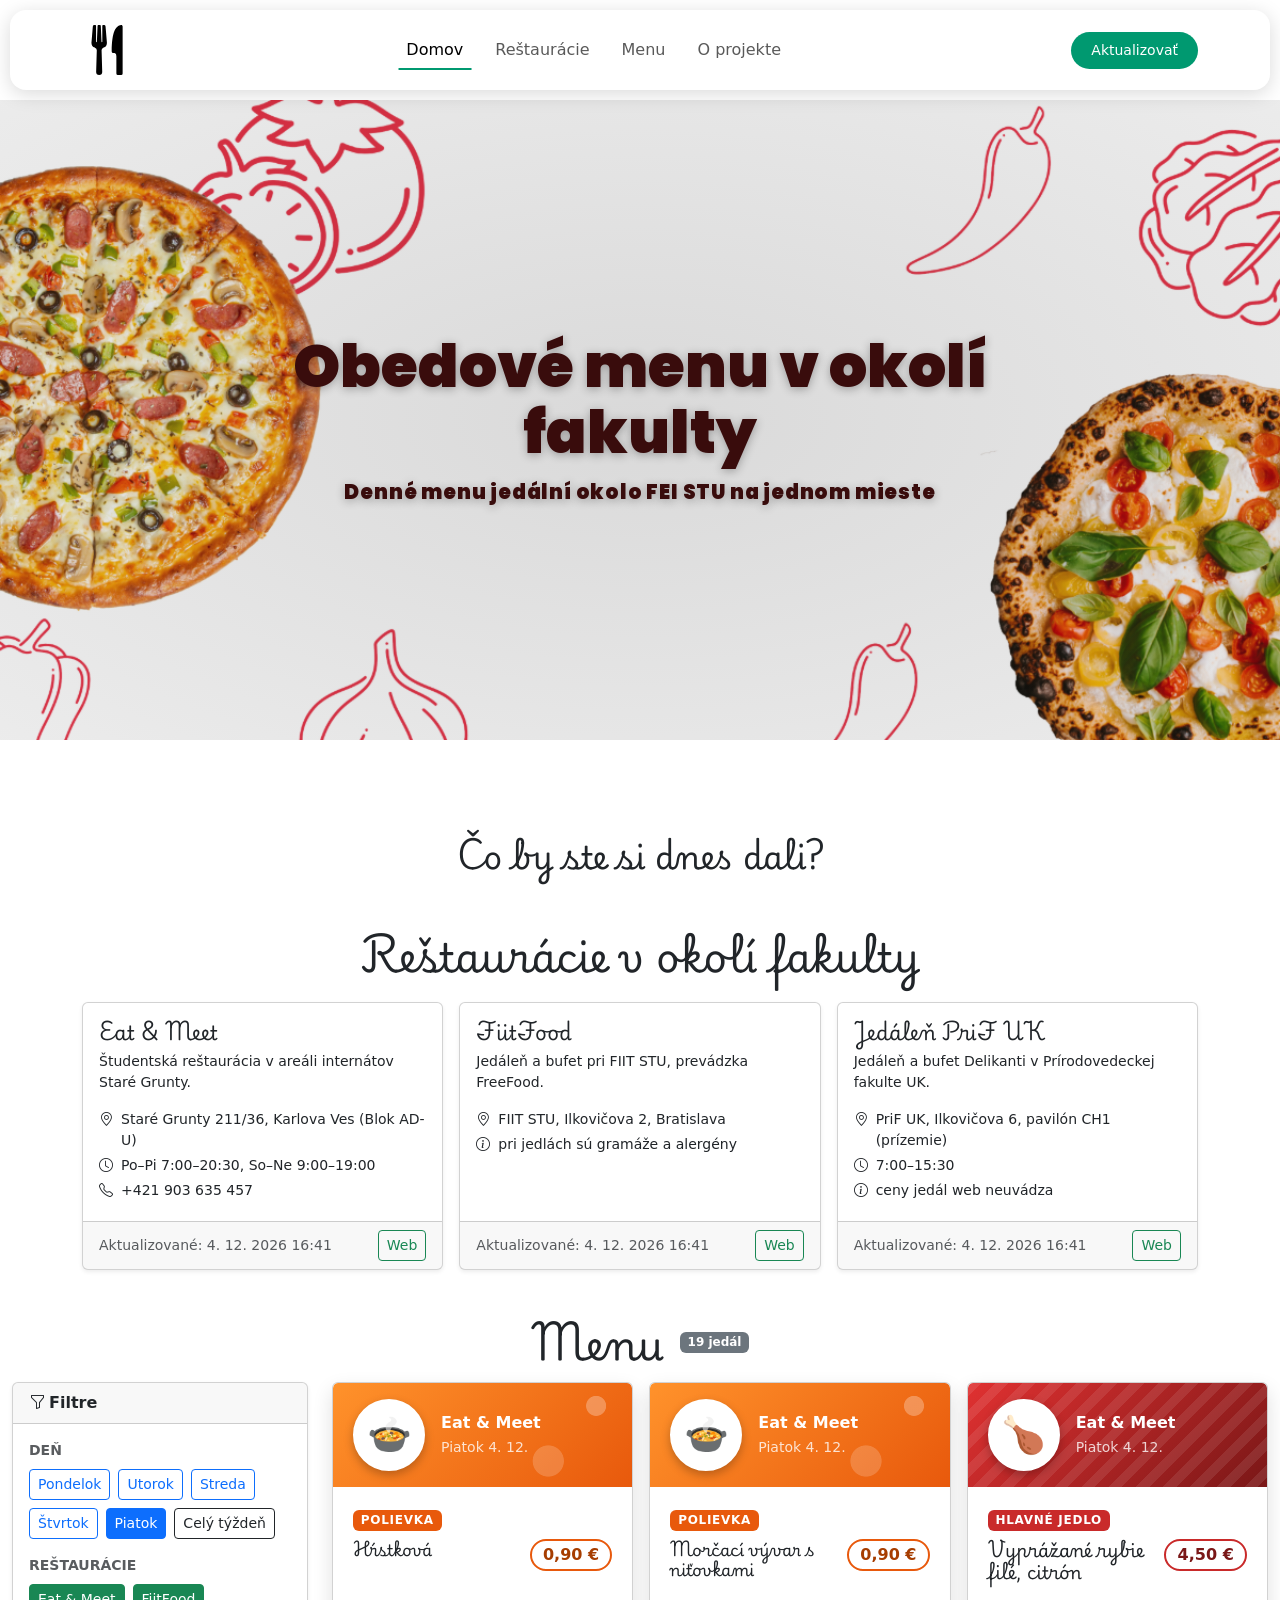
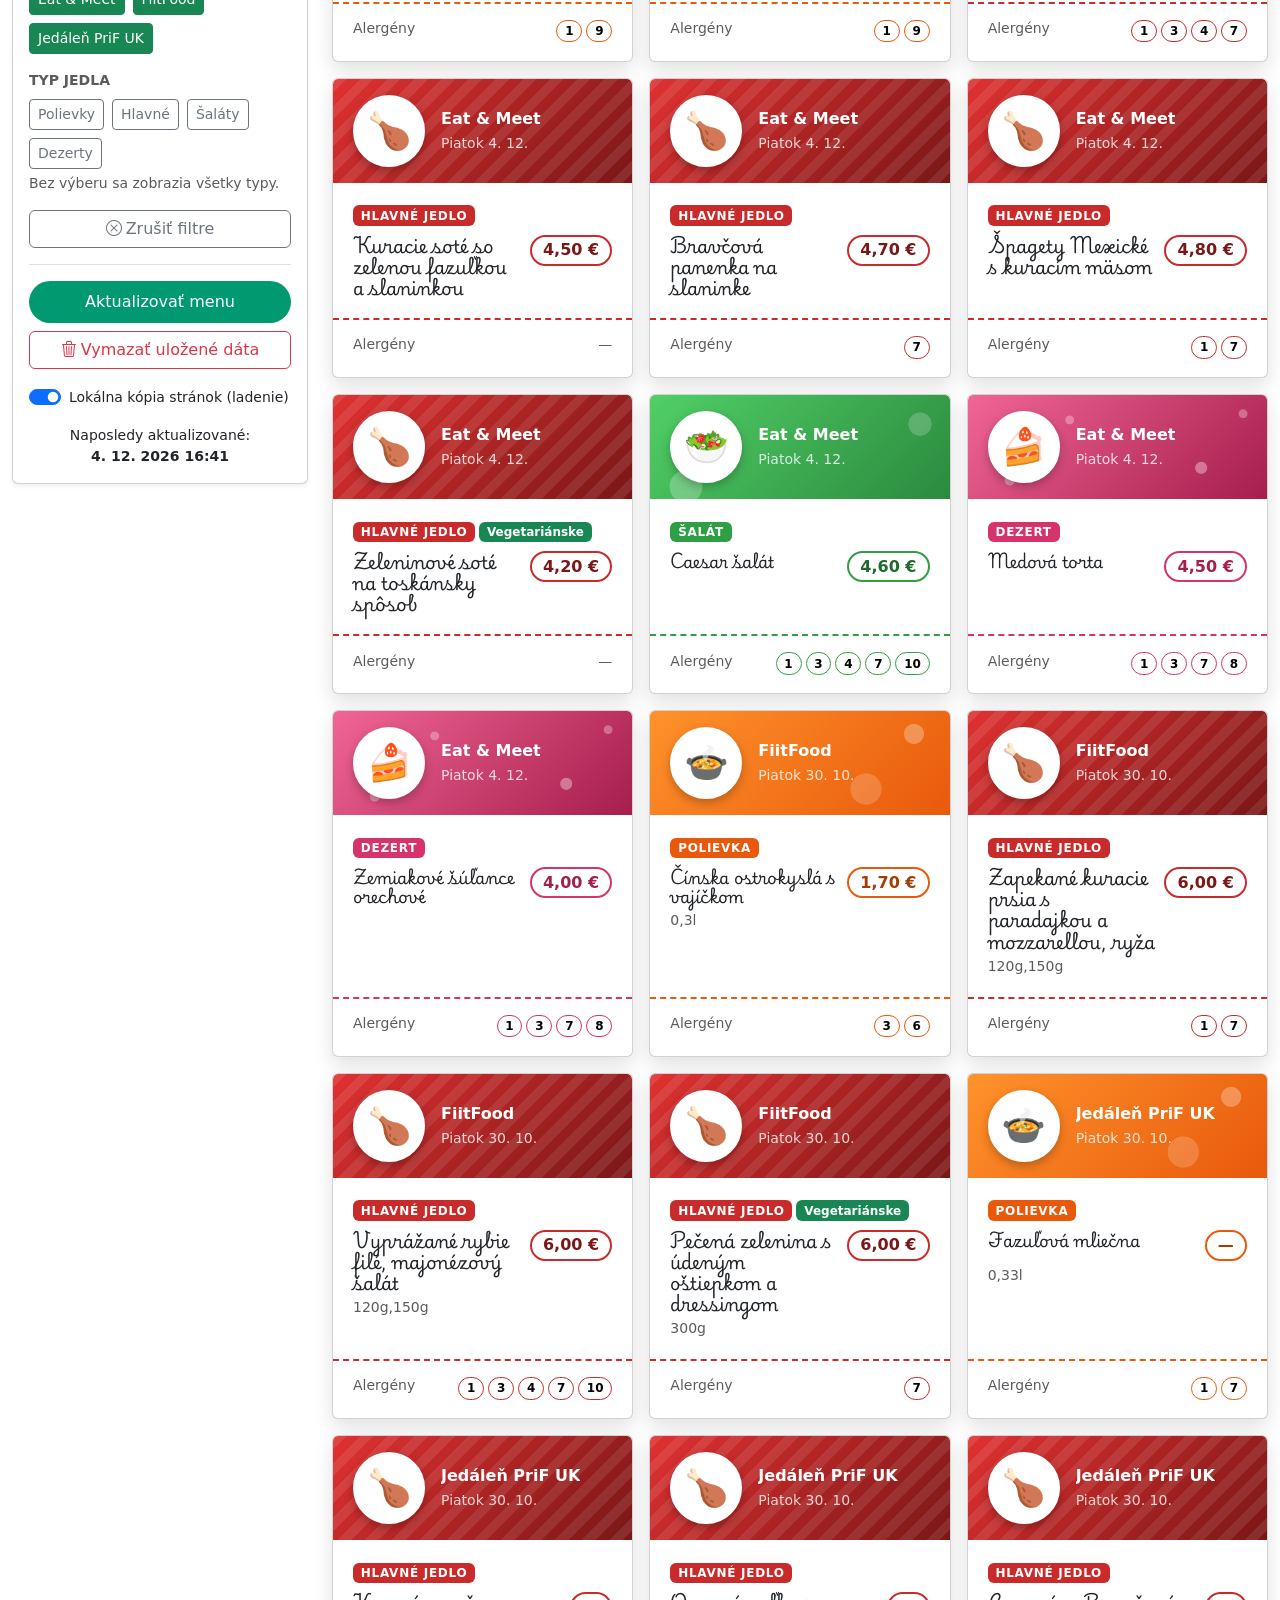
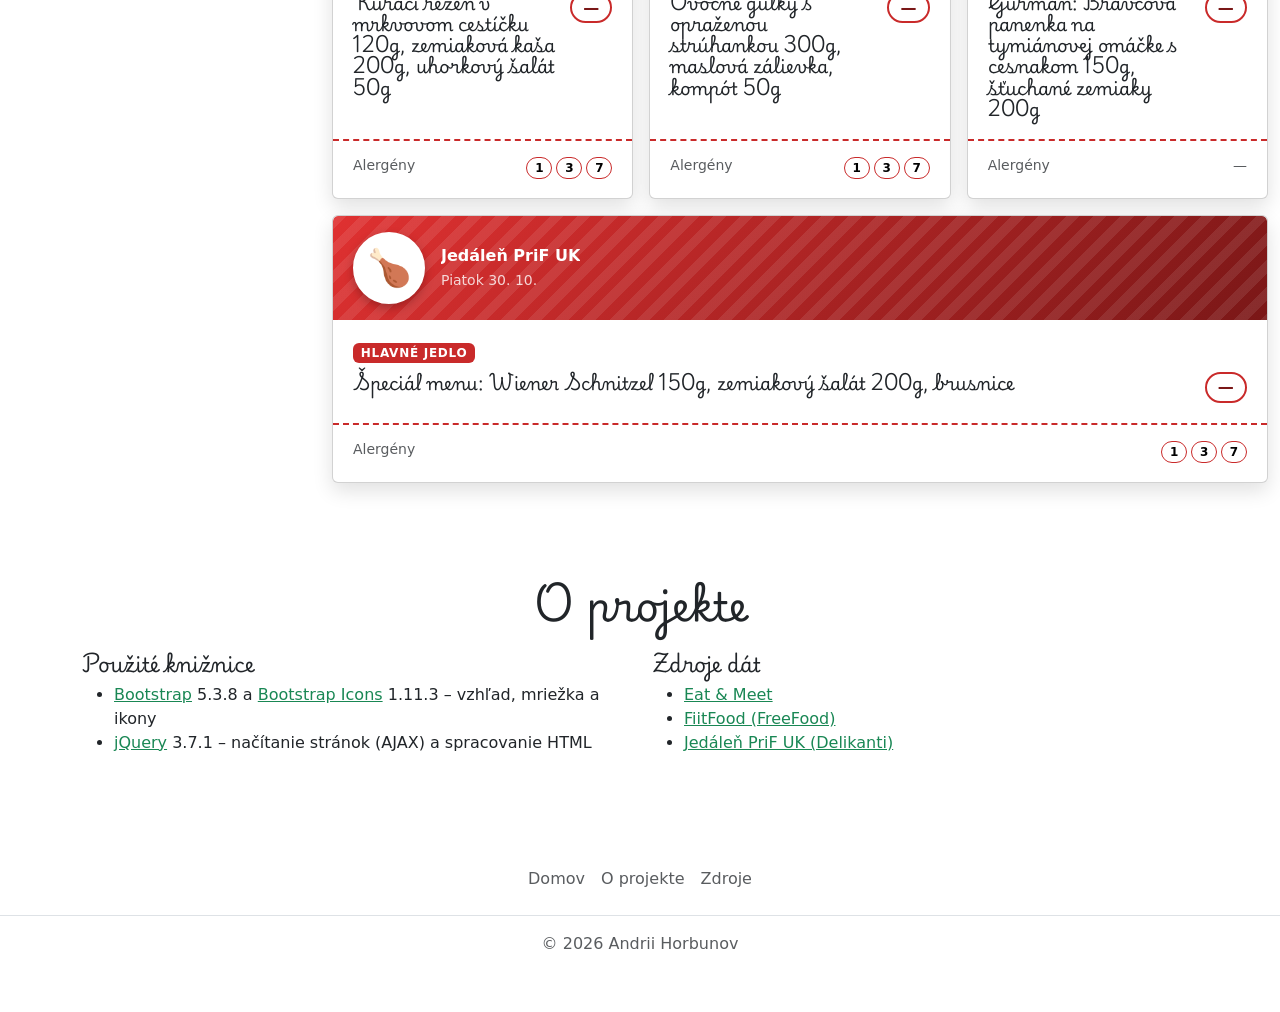
<file: index.html>
<!DOCTYPE html>
<html lang="sk">

<head>
    <meta charset="UTF-8">
    <meta name="viewport" content="width=device-width, initial-scale=1.0">
    <title>Obedové menu v okolí fakulty | FEI STU</title>
    <meta name="description"
        content="Denné a týždenné obedové menu jedální a reštaurácií v okolí FEI STU na jednom mieste.">
    <meta name="author" content="Andrii Horbunov">
    <meta name="theme-color" content="#009970">

    <link rel="icon" href="./Media/Icons/Icon.png">
    <link rel="preload" href="./Fonts/Poppins-Black.ttf" as="font" type="font/ttf" crossorigin>

    <link rel="stylesheet" href="./Style/Style.css">
    <link href="https://cdn.jsdelivr.net/npm/bootstrap@5.3.8/dist/css/bootstrap.min.css" rel="stylesheet"
        integrity="sha384-sRIl4kxILFvY47J16cr9ZwB07vP4J8+LH7qKQnuqkuIAvNWLzeN8tE5YBujZqJLB" crossorigin="anonymous">
    <link href="https://cdn.jsdelivr.net/npm/bootstrap-icons@1.11.3/font/bootstrap-icons.min.css" rel="stylesheet">

    <script src="https://code.jquery.com/jquery-3.7.1.min.js"></script>
</head>

<body>

    <div id="top" class="page-top">
        <header class="site-header">
            <nav class="navbar navbar-expand-lg">
                <div class="container align-items-center">
                    <a class="navbar-brand me-auto d-flex flex-row" href="#top">
                        <img src="./Media/Icons/fork-knife.svg" alt="Domov – vidlica a nôž" width="50" height="50">
                    </a>
                    <div class="offcanvas offcanvas-end" tabindex="-1" id="offcanvasNavbar">
                        <div class="offcanvas-header">
                            <h5 class="offcanvas-title" id="offcanvasNavbarLabel">Reštaurácie v okolí fakulty</h5>
                            <button type="button" class="btn-close" data-bs-dismiss="offcanvas"
                                aria-label="Close"></button>
                        </div>
                        <div class="offcanvas-body">
                            <ul class="navbar-nav justify-content-center flex-grow-1 pe-3">
                                <li class="nav-item">
                                    <a class="nav-link mx-lg-2 active" aria-current="page" href="#top">Domov</a>
                                </li>
                                <li class="nav-item">
                                    <a class="nav-link mx-lg-2" href="#restaurants">Reštaurácie</a>
                                </li>
                                <li class="nav-item">
                                    <a class="nav-link mx-lg-2" href="#menuSection">Menu</a>
                                </li>
                                <li class="nav-item">
                                    <a class="nav-link mx-lg-2" href="#about">O projekte</a>
                                </li>
                            </ul>
                        </div>
                    </div>

                    <div class="d-flex flex-column align-items-center justify-content-center">
                        <a href="#" id="updateBtnNav" class="authorization-button">Aktualizovať</a>
                    </div>

                    <button class="navbar-toggler pe-0" type="button" data-bs-toggle="offcanvas"
                        data-bs-target="#offcanvasNavbar" aria-controls="offcanvasNavbar"
                        aria-label="Toggle navigation">
                        <span class="navbar-toggler-icon"></span>
                    </button>
                </div>
            </nav>
        </header>

        <section class="poster w-100" aria-labelledby="siteTitle">
            <img src="./Media/Images/Poster3-1.png" class="d-block w-100" alt="" width="1200" height="600">
            <div class="poster-overlay d-flex flex-column align-items-center justify-content-center text-center">
                <h1 id="siteTitle" class="poster-title">Obedové menu v okolí fakulty</h1>
                <p class="poster-subtitle d-none d-sm-block">Denné menu jedální okolo FEI STU na jednom mieste</p>
            </div>
        </section>

        <main class="container-fluid py-5">

            <h2 class="text-center p-5">Čo by ste si dnes dali?</h2>

            <section id="restaurants" class="container mb-5" aria-labelledby="restaurantsTitle">
                <h2 id="restaurantsTitle" class="h1 text-center mb-4">Reštaurácie v okolí fakulty</h2>
                <div class="row row-cols-1 row-cols-md-2 row-cols-xl-3 g-3">
                    <div class="col">
                        <article class="card h-100 shadow-sm">
                            <div class="card-body">
                                <h3 class="h5 card-title">Eat &amp; Meet</h3>
                                <p class="card-text small">Študentská reštaurácia v areáli internátov Staré Grunty.</p>
                                <ul class="list-unstyled small mb-0">
                                    <li class="d-flex gap-2 mb-1"><i class="bi bi-geo-alt flex-shrink-0"></i><span>Staré
                                            Grunty 211/36, Karlova Ves (Blok AD-U)</span></li>
                                    <li class="d-flex gap-2 mb-1"><i class="bi bi-clock flex-shrink-0"></i><span>Po–Pi
                                            7:00–20:30, So–Ne 9:00–19:00</span></li>
                                    <li class="d-flex gap-2 mb-1"><i
                                            class="bi bi-telephone flex-shrink-0"></i><span>+421 903 635 457</span></li>
                                </ul>
                            </div>
                            <footer
                                class="card-footer d-flex flex-wrap justify-content-between align-items-center gap-2">
                                <small class="text-body-secondary">Aktualizované: <span
                                        data-last-update="eatandmeet">—</span></small>
                                <a class="btn btn-sm btn-outline-success" href="https://eatandmeet.sk/" target="_blank"
                                    rel="noopener">Web</a>
                            </footer>
                        </article>
                    </div>
                    <div class="col">
                        <article class="card h-100 shadow-sm">
                            <div class="card-body">
                                <h3 class="h5 card-title">FiitFood</h3>
                                <p class="card-text small">Jedáleň a bufet pri FIIT STU, prevádzka FreeFood.</p>
                                <ul class="list-unstyled small mb-0">
                                    <li class="d-flex gap-2 mb-1"><i class="bi bi-geo-alt flex-shrink-0"></i><span>FIIT
                                            STU, Ilkovičova 2, Bratislava</span></li>
                                    <li class="d-flex gap-2 mb-1"><i
                                            class="bi bi-info-circle flex-shrink-0"></i><span>pri jedlách sú gramáže a
                                            alergény</span></li>
                                </ul>
                            </div>
                            <footer
                                class="card-footer d-flex flex-wrap justify-content-between align-items-center gap-2">
                                <small class="text-body-secondary">Aktualizované: <span
                                        data-last-update="fiitfood">—</span></small>
                                <a class="btn btn-sm btn-outline-success" href="http://www.freefood.sk/menu/"
                                    target="_blank" rel="noopener">Web</a>
                            </footer>
                        </article>
                    </div>
                    <div class="col">
                        <article class="card h-100 shadow-sm">
                            <div class="card-body">
                                <h3 class="h5 card-title">Jedáleň PriF UK</h3>
                                <p class="card-text small">Jedáleň a bufet Delikanti v Prírodovedeckej fakulte UK.</p>
                                <ul class="list-unstyled small mb-0">
                                    <li class="d-flex gap-2 mb-1"><i class="bi bi-geo-alt flex-shrink-0"></i><span>PriF
                                            UK, Ilkovičova 6, pavilón CH1 (prízemie)</span></li>
                                    <li class="d-flex gap-2 mb-1"><i
                                            class="bi bi-clock flex-shrink-0"></i><span>7:00–15:30</span></li>
                                    <li class="d-flex gap-2 mb-1"><i
                                            class="bi bi-info-circle flex-shrink-0"></i><span>ceny jedál web
                                            neuvádza</span></li>
                                </ul>
                            </div>
                            <footer
                                class="card-footer d-flex flex-wrap justify-content-between align-items-center gap-2">
                                <small class="text-body-secondary">Aktualizované: <span
                                        data-last-update="prifuk">—</span></small>
                                <a class="btn btn-sm btn-outline-success" href="https://www.delikanti.sk/"
                                    target="_blank" rel="noopener">Web</a>
                            </footer>
                        </article>
                    </div>
                </div>
            </section>


            <div id="menuSection" class="d-flex justify-content-center align-items-center gap-3 mb-3">
                <h2 class="h1 mb-0">Menu</h2>
                <span id="menuCount" class="badge text-bg-secondary d-none"></span>
            </div>

            <div id="menuAlerts" aria-live="polite"></div>

            <div class="row g-4">
                <aside class="col-lg-3">
                    <div class="card shadow-sm filters-card" role="group" aria-label="Filtre menu">
                        <div class="card-header d-flex justify-content-between align-items-center">
                            <span class="fw-semibold"><i class="bi bi-funnel me-1"></i>Filtre</span>
                            <button class="btn btn-sm btn-outline-secondary d-lg-none" type="button"
                                data-bs-toggle="collapse" data-bs-target="#filters" aria-expanded="false"
                                aria-controls="filters">Zobraziť</button>
                        </div>

                        <form id="filters" class="card-body collapse d-lg-block">
                            <div class="mb-3">
                                <div class="form-label small text-uppercase text-body-secondary fw-semibold">Deň</div>
                                <div class="d-flex flex-wrap gap-2">
                                    <input type="radio" class="btn-check" name="day" id="day-1" value="1">
                                    <label class="btn btn-outline-primary btn-sm" for="day-1">Pondelok</label>

                                    <input type="radio" class="btn-check" name="day" id="day-2" value="2">
                                    <label class="btn btn-outline-primary btn-sm" for="day-2">Utorok</label>

                                    <input type="radio" class="btn-check" name="day" id="day-3" value="3">
                                    <label class="btn btn-outline-primary btn-sm" for="day-3">Streda</label>

                                    <input type="radio" class="btn-check" name="day" id="day-4" value="4">
                                    <label class="btn btn-outline-primary btn-sm" for="day-4">Štvrtok</label>

                                    <input type="radio" class="btn-check" name="day" id="day-5" value="5">
                                    <label class="btn btn-outline-primary btn-sm" for="day-5">Piatok</label>

                                    <input type="radio" class="btn-check" name="day" id="day-all" value="all">
                                    <label class="btn btn-outline-dark btn-sm" for="day-all">Celý týždeň</label>
                                </div>
                            </div>

                            <div class="mb-3">
                                <div class="form-label small text-uppercase text-body-secondary fw-semibold">Reštaurácie
                                </div>
                                <div id="restaurantFilters" class="d-flex flex-wrap gap-2"></div>
                            </div>

                            <div class="mb-3">
                                <div class="form-label small text-uppercase text-body-secondary fw-semibold">Typ jedla
                                </div>
                                <div class="d-flex flex-wrap gap-2" role="group" aria-label="Typ jedla">
                                    <input type="checkbox" class="btn-check" name="t-type" id="t-soup" value="soup">
                                    <label class="btn btn-outline-secondary btn-sm" for="t-soup">Polievky</label>

                                    <input type="checkbox" class="btn-check" name="t-type" id="t-main" value="main">
                                    <label class="btn btn-outline-secondary btn-sm" for="t-main">Hlavné</label>

                                    <input type="checkbox" class="btn-check" name="t-type" id="t-salad" value="salad">
                                    <label class="btn btn-outline-secondary btn-sm" for="t-salad">Šaláty</label>

                                    <input type="checkbox" class="btn-check" name="t-type" id="t-sweet" value="sweet">
                                    <label class="btn btn-outline-secondary btn-sm" for="t-sweet">Dezerty</label>
                                </div>
                                <div class="form-text">Bez výberu sa zobrazia všetky typy.</div>
                            </div>

                            <button type="button" id="resetFiltersBtn" class="btn btn-outline-secondary w-100">
                                <i class="bi bi-x-circle me-1"></i>Zrušiť filtre
                            </button>

                            <div class="reset-data border-top mt-3 pt-3">
                                <button type="button" id="updateBtn" class="btn authorization-button w-100">Aktualizovať
                                    menu</button>

                                <button type="button" id="clearDataBtn" class="btn btn-outline-danger w-100 mt-2">
                                    <i class="bi bi-trash3 me-1"></i>Vymazať uložené dáta
                                </button>

                                <div class="form-check form-switch mt-3">
                                    <input class="form-check-input" type="checkbox" role="switch" id="sourceLocal">
                                    <label class="form-check-label small" for="sourceLocal">Lokálna kópia stránok
                                        (ladenie)</label>
                                </div>

                                <p class="text-center small mt-3 mb-0">Naposledy aktualizované:
                                    <span id="lastUpdate" class="d-block fw-semibold">—</span>
                                </p>
                            </div>
                        </form>
                    </div>
                </aside>

                <div class="col-lg-9">
                    <div id="menu" class="d-flex flex-wrap justify-content-center gap-3">
                        <div id="dishList" class="d-flex flex-wrap justify-content-center gap-3 w-100 d-none"></div>

                        <div id="menuLoading" class="d-flex flex-wrap gap-3 placeholder-glow" role="status">
                            <span class="visually-hidden">Načítavam menu…</span>

                            <div class="card dish-card dish-card--skeleton" aria-hidden="true">
                                <header class="card-header d-flex align-items-center gap-3">
                                    <div class="dish-photo placeholder flex-shrink-0"></div>
                                    <div class="flex-grow-1">
                                        <span class="placeholder col-7 d-block mb-2"></span>
                                        <span class="placeholder col-4 d-block"></span>
                                    </div>
                                </header>
                                <div class="card-body">
                                    <span class="placeholder col-3 mb-3 d-block"></span>
                                    <span class="placeholder col-10 d-block mb-2"></span>
                                    <span class="placeholder col-6 d-block"></span>
                                </div>
                                <footer class="card-footer">
                                    <span class="placeholder col-2 me-1"></span>
                                    <span class="placeholder col-1 me-1"></span>
                                    <span class="placeholder col-1"></span>
                                </footer>
                            </div>

                            <div class="card dish-card dish-card--skeleton" aria-hidden="true">
                                <header class="card-header d-flex align-items-center gap-3">
                                    <div class="dish-photo placeholder flex-shrink-0"></div>
                                    <div class="flex-grow-1">
                                        <span class="placeholder col-7 d-block mb-2"></span>
                                        <span class="placeholder col-4 d-block"></span>
                                    </div>
                                </header>
                                <div class="card-body">
                                    <span class="placeholder col-3 mb-3 d-block"></span>
                                    <span class="placeholder col-10 d-block mb-2"></span>
                                    <span class="placeholder col-6 d-block"></span>
                                </div>
                                <footer class="card-footer">
                                    <span class="placeholder col-2 me-1"></span>
                                    <span class="placeholder col-1 me-1"></span>
                                    <span class="placeholder col-1"></span>
                                </footer>
                            </div>

                            <div class="card dish-card dish-card--skeleton" aria-hidden="true">
                                <header class="card-header d-flex align-items-center gap-3">
                                    <div class="dish-photo placeholder flex-shrink-0"></div>
                                    <div class="flex-grow-1">
                                        <span class="placeholder col-7 d-block mb-2"></span>
                                        <span class="placeholder col-4 d-block"></span>
                                    </div>
                                </header>
                                <div class="card-body">
                                    <span class="placeholder col-3 mb-3 d-block"></span>
                                    <span class="placeholder col-10 d-block mb-2"></span>
                                    <span class="placeholder col-6 d-block"></span>
                                </div>
                                <footer class="card-footer">
                                    <span class="placeholder col-2 me-1"></span>
                                    <span class="placeholder col-1 me-1"></span>
                                    <span class="placeholder col-1"></span>
                                </footer>
                            </div>
                        </div>

                        <div id="menuEmpty" class="text-center py-5 m-auto d-none" role="status">
                            <i class="bi bi-search display-1 text-body-tertiary"></i>
                            <h3 class="h5 mt-3">Žiadne jedlo sme nenašli</h3>
                            <p class="text-body-secondary mb-3">Skúste zmeniť filtre alebo vyhľadávanie.</p>
                            <button type="button" id="clearFiltersBtn" class="btn btn-outline-danger">
                                <i class="bi bi-x-circle me-1"></i>Zrušiť filtre
                            </button>
                        </div>

                        <div id="menuNoData" class="text-center py-5 m-auto d-none" role="status">
                            <i class="bi bi-trash3 display-1 text-body-tertiary"></i>
                            <h3 class="h5 mt-3">Žiadne uložené menu</h3>
                            <p class="text-body-secondary mb-3">Uložené dáta boli vymazané. Menu sa načíta znova po
                                kliknutí na tlačidlo.</p>
                            <button type="button" id="loadBtn" class="btn btn-primary">
                                <i class="bi bi-arrow-clockwise me-1"></i>Načítať menu
                            </button>
                        </div>

                        <div id="menuError" class="text-center py-5 m-auto d-none" role="alert">
                            <i class="bi bi-cloud-slash display-1 text-body-tertiary"></i>
                            <h3 class="h5 mt-3">Menu sa nepodarilo načítať</h3>
                            <p class="text-body-secondary mb-3">Stránky reštaurácií sú momentálne nedostupné. Skúste to
                                prosím neskôr.</p>
                            <button type="button" id="retryBtn" class="btn btn-primary">
                                <i class="bi bi-arrow-clockwise me-1"></i>Skúsiť znova
                            </button>
                        </div>
                    </div>
                </div>

            </div>

            <section id="about" class="container mt-5 pt-5" aria-labelledby="aboutTitle">
                <h2 id="aboutTitle" class="h1 text-center mb-4">O projekte</h2>
                <div class="row g-4">
                    <div class="col-12 col-md-6">
                        <h3 class="h5">Použité knižnice</h3>
                        <ul>
                            <li><a class="link-success" href="https://getbootstrap.com/" target="_blank"
                                    rel="noopener">Bootstrap</a> 5.3.8 a
                                <a class="link-success" href="https://icons.getbootstrap.com/" target="_blank"
                                    rel="noopener">Bootstrap Icons</a> 1.11.3
                                – vzhľad, mriežka a ikony
                            </li>
                            <li><a class="link-success" href="https://jquery.com/" target="_blank"
                                    rel="noopener">jQuery</a> 3.7.1
                                – načítanie stránok (AJAX) a spracovanie HTML</li>
                        </ul>
                    </div>
                    <div class="col-12 col-md-6">
                        <h3 class="h5">Zdroje dát</h3>
                        <ul>
                            <li><a class="link-success" href="https://eatandmeet.sk/" target="_blank" rel="noopener">Eat
                                    &amp; Meet</a></li>
                            <li><a class="link-success" href="http://www.freefood.sk/menu/" target="_blank"
                                    rel="noopener">FiitFood (FreeFood)</a></li>
                            <li><a class="link-success" href="https://www.delikanti.sk/" target="_blank"
                                    rel="noopener">Jedáleň PriF UK (Delikanti)</a></li>
                        </ul>
                    </div>
                </div>
            </section>
        </main>
    </div>

    <footer class="py-3 my-4">
        <nav aria-label="Pätička">
            <ul class="nav justify-content-center border-bottom pb-3 mb-3">
                <li class="nav-item"><a href="#top" class="nav-link px-2 text-body-secondary">Domov</a></li>
                <li class="nav-item"><a href="#about" class="nav-link px-2 text-body-secondary">O projekte</a></li>
                <li class="nav-item"><a href="https://github.com/werr2410/Z2_Horbunov"
                        class="nav-link px-2 text-body-secondary">Zdroje</a></li>
            </ul>
        </nav>
        <p class="text-center text-body-secondary">© 2026 Andrii Horbunov</p>
    </footer>

    <script src="https://cdn.jsdelivr.net/npm/bootstrap@5.3.8/dist/js/bootstrap.bundle.min.js"
        integrity="sha384-FKyoEForCGlyvwx9Hj09JcYn3nv7wiPVlz7YYwJrWVcXK/BmnVDxM+D2scQbITxI"
        crossorigin="anonymous"></script>

    <script src="./Js/parsers.js"></script>
    <script src="./Js/script.js"></script>
</body>

</html>
</file>
<file: Style/Style.css>
@font-face {
  font-family: BeatifulFont;
  src: url(../Fonts/PlaywriteITTrad-VariableFont_wght.ttf) format("truetype");
  font-display: swap;
}

@font-face {
  font-family: StrictFont;
  src: url(../Fonts/Poppins-Black.ttf) format("truetype");
  font-weight: 900;
  font-display: swap;
}

html {
  scroll-padding-top: 7rem;
  scroll-behavior: smooth;
}

h1,
h2,
h3,
h4,
h5,
h6 {
  font-family: BeatifulFont;
}



.authorization-button {
  background-color: #009970 !important;
  color: #fff !important;
  font-size: 14px;
  padding: 8px 20px !important;
  border-radius: 50px !important;
  text-decoration: none;
  transition: 0.3s background-color;
}

.navbar-brand {
  font-weight: 500;
  color: #009970 !important;
  font-size: 24px !important;
  transition: color 0.3s;
}

.navbar {
  background-color: #fff;
  height: 80px;
  margin: 10px;
  border-radius: 16px;
  padding: 0.5rem;

  box-shadow: 0 4px 20px rgba(0, 0, 0, 0.15);
}

.authorization-button:hover {
  background-color: #00b383;
}

.navbar-toggler {
  border: none;
  font-size: 1.25rem;
}

.navbar-toggler:focus,
.btn-close:focus {
  box-shadow: none;
  outline: none;

}

.nav-link {
  color: #666777;
  font-weight: 500;

  position: relative;
}

.nav-link:hover,
.nav-link.active {
  color: #000;
}

@media(min-width: 991px) {

  .nav-link::before {
    content: "";
    position: absolute;
    bottom: 0;
    left: 50%;
    transform: translateX(-50%);
    width: 0;
    height: 2px;
    background-color: #009970;
    visibility: hidden;
    transition: 0.3s ease-in-out;
  }

  .nav-link:hover::before,
  .nav-link.active::before {
    width: 100%;
    visibility: visible;

  }
}


.dish-card {
  --card-min: 18rem;
  --card-max: 24rem;

  flex: 1 1 var(--card-min);
  min-width: min(var(--card-min), 100%);
  max-width: var(--card-max);
}

.dish-photo {
  width: 4.5rem;
  height: 4.5rem;
}

.dish-card {
  --accent: #e8590c;
  --accent-dark: #a63d00;
  --accent-soft: #fff4e6;
  --header-bg: linear-gradient(135deg, var(--accent), var(--accent-dark));

  width: 20rem;
  max-width: 100%;
  border: 0;
  background: var(--accent-soft);
  color: #2b2b2b;
  overflow: hidden;
  box-shadow: 0 .5rem 1.25rem rgb(0 0 0 / .12);
  transition: transform .2s ease, box-shadow .2s ease;
}

.dish-card:hover {
  transform: translateY(-.25rem);
  box-shadow: 0 .9rem 1.75rem rgb(0 0 0 / .18);
}

.dish-card .card-header {
  background: var(--header-bg);
  color: #fff;
  border: 0;
  padding: 1rem 1.25rem;
}

.dish-card .card-header a {
  color: #fff;
}

.dish-card .card-header time {
  color: rgb(255 255 255 / .8);
}

.dish-card .card-body {
  background: transparent;
  padding: 1.25rem;
}

.dish-card .card-footer {
  background: transparent;
  border-top: 2px dashed var(--accent);
  padding: .9rem 1.25rem 1.1rem;
}

.dish-photo {
  width: 4.5rem;
  height: 4.5rem;
  border-radius: 50%;
  background: #fff;
  border: .2rem solid #fff;
  box-shadow: 0 .25rem .6rem rgb(0 0 0 / .25);
  font-size: 2.25rem;
  line-height: 1;
}

.dish-type {
  background: var(--accent);
  color: #fff;
  font-size: .7rem;
  letter-spacing: .06em;
  text-transform: uppercase;
}

.dish-name {
  font-weight: 700;
}

.dish-price {
  background: #fff;
  color: var(--accent-dark);
  border: 2px solid var(--accent);
  border-radius: 999px;
  padding: .1rem .7rem;
  font-weight: 700;
  white-space: nowrap;
}

.dish-allergen {
  background: #fff;
  color: #000 !important;
  border: 1px solid var(--accent);
}

.dish-card--soup {
  --accent: #e8590c;
  --accent-dark: #a63d00;
  --accent-soft: #fff4e6;
  --header-bg:
    radial-gradient(circle at 88% 22%, rgb(255 255 255 / .28) 0 .6rem, transparent .65rem),
    radial-gradient(circle at 72% 75%, rgb(255 255 255 / .18) 0 .95rem, transparent 1rem),
    linear-gradient(135deg, #ff922b, #e8590c);
  border-radius: 1rem 1rem 3rem 3rem;
}

.dish-card--main {
  --accent: #c92a2a;
  --accent-dark: #7a1717;
  --accent-soft: #fff5f5;
  --header-bg:
    repeating-linear-gradient(135deg, rgb(255 255 255 / .09) 0 .6rem, transparent .6rem 1.2rem),
    linear-gradient(135deg, #e03131, #7a1717);
  border-radius: .5rem;
}

.dish-card--main .dish-name {
  font-size: 1.1rem;
}

.dish-card--salad {
  --accent: #2f9e44;
  --accent-dark: #1f6b2e;
  --accent-soft: #ebfbee;
  --header-bg:
    radial-gradient(circle at 12% 88%, rgb(255 255 255 / .25) 0 1rem, transparent 1.05rem),
    radial-gradient(circle at 90% 28%, rgb(255 255 255 / .2) 0 .7rem, transparent .75rem),
    linear-gradient(135deg, #51cf66, #2b8a3e);
  border-radius: 2rem .5rem 2rem .5rem;
}

.dish-card--sweet {
  --accent: #d6336c;
  --accent-dark: #a61e4d;
  --accent-soft: #fff0f6;
  --header-bg:
    radial-gradient(circle at 14% 82%, rgb(255 255 255 / .35) 0 .3rem, transparent .35rem),
    radial-gradient(circle at 34% 24%, rgb(255 255 255 / .3) 0 .25rem, transparent .3rem),
    radial-gradient(circle at 78% 70%, rgb(255 255 255 / .35) 0 .35rem, transparent .4rem),
    radial-gradient(circle at 92% 18%, rgb(255 255 255 / .3) 0 .25rem, transparent .3rem),
    linear-gradient(135deg, #f06595, #a61e4d);
  border-radius: 1.75rem;
}

.dish-card--skeleton {
  --accent: #ced4da;
  --accent-dark: #adb5bd;
  --accent-soft: #f8f9fa;
  --header-bg: #e9ecef;
  color: #adb5bd;
  pointer-events: none;
}

.dish-card--skeleton:hover {
  transform: none;
}

.dish-card--skeleton .card-header {
  color: #adb5bd;
}

.dish-card--skeleton .dish-photo {
  background-color: #ced4da;
  border-color: #f8f9fa;
}

.dish-photo {
  overflow: hidden;
}

.dish-photo img {
  width: 100%;
  height: 100%;
  object-fit: cover;
}

.poster {
  position: relative;
  overflow: hidden;
}

.poster img {
  height: auto;
}


.poster-overlay {
  position: absolute;
  inset: 0;
  padding: 1rem;
  background: radial-gradient(ellipse at center, rgba(66, 65, 65, 0.2), rgba(64, 64, 64, 0.1));
}


.poster-title,
.poster-subtitle {
  font-family: StrictFont, sans-serif;
  font-weight: 900;
  color: #390c0c;
  text-shadow: 0 .15rem .6rem rgb(0 0 0 / .3);
}


.poster-title {
  margin: 0;
  max-width: 22ch;
  font-size: clamp(1.25rem, 5vw, 3.75rem);
  line-height: 1.1;
}


.poster-subtitle {
  margin: .75rem 0 0;
  font-size: clamp(.75rem, 1.8vw, 1.25rem);
  letter-spacing: .04em;
}

#menuAlerts {
  max-width: 56rem;
  margin-inline: auto;
}

#menuAlerts:not(:empty) {
  margin-bottom: 1rem;
}

.site-header {
  position: sticky;
  top: 0;
  z-index: 1046;
  display: flow-root;
}
</file>
